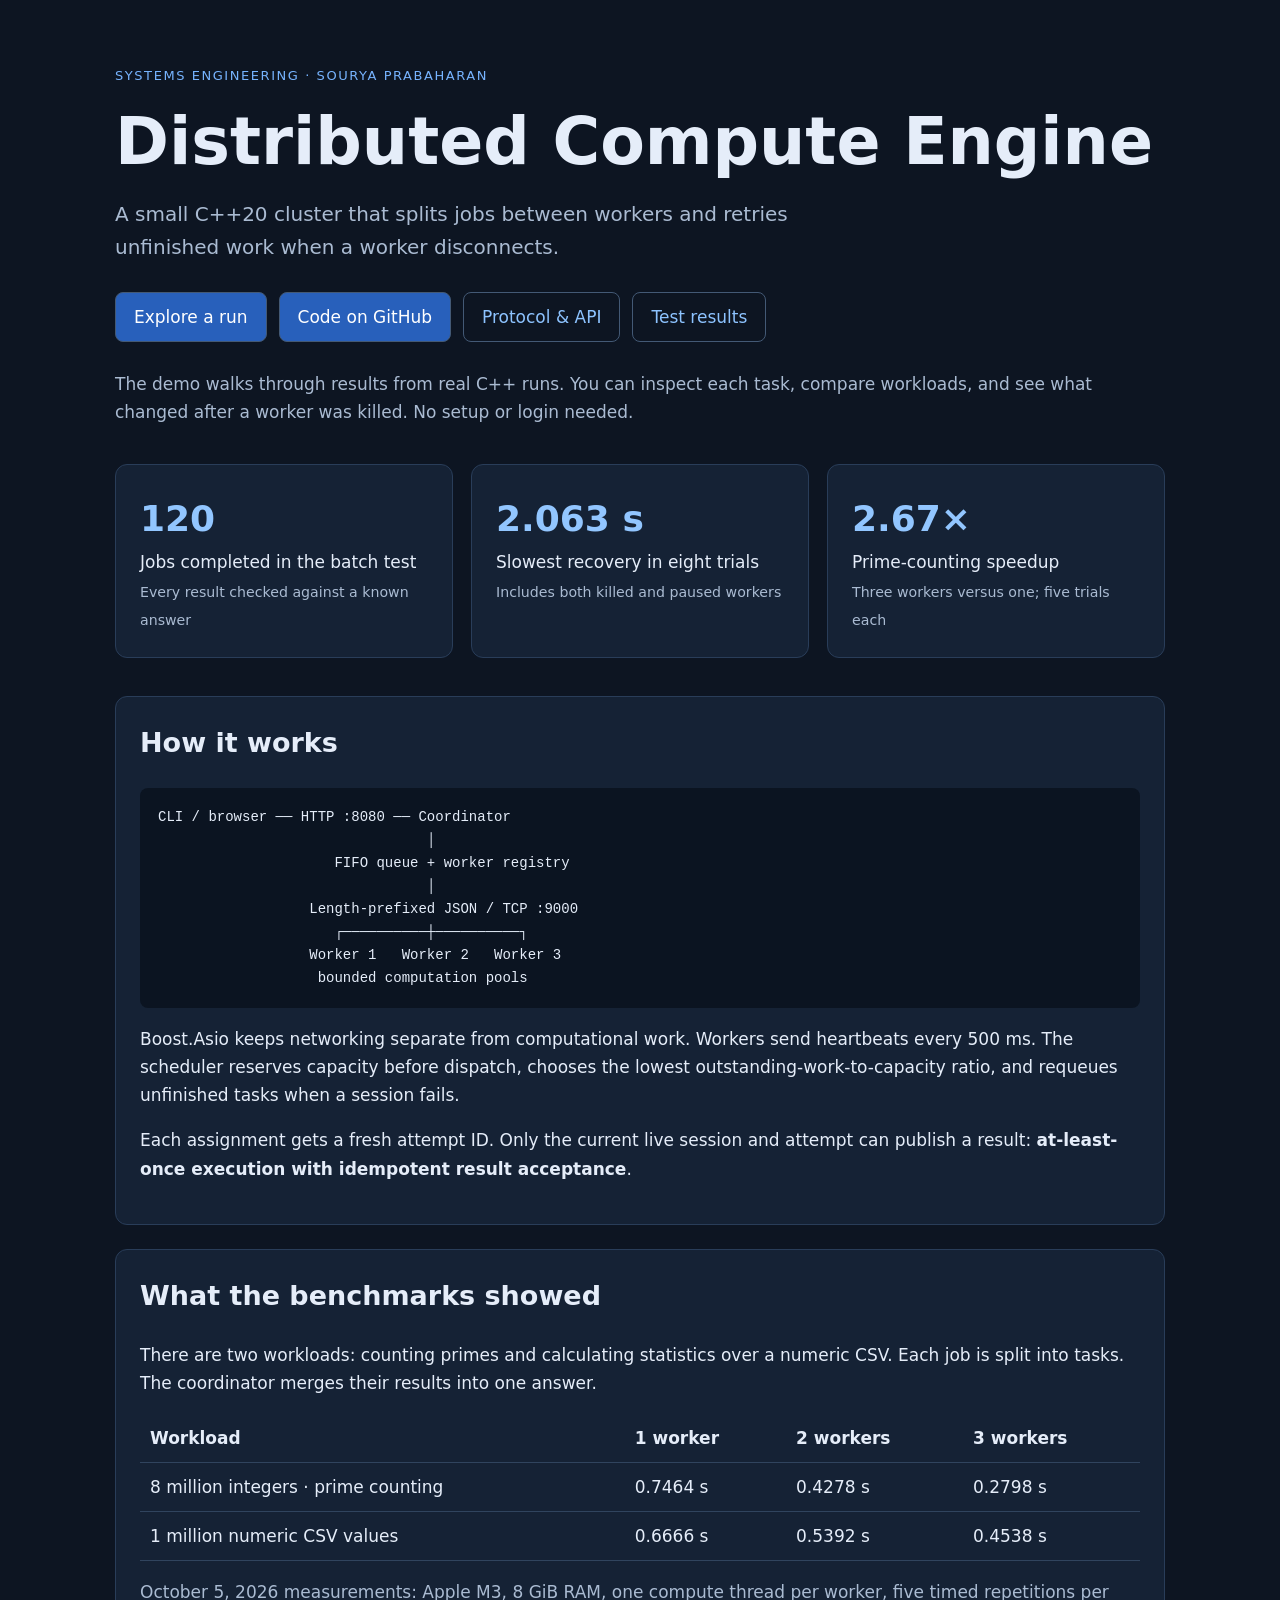
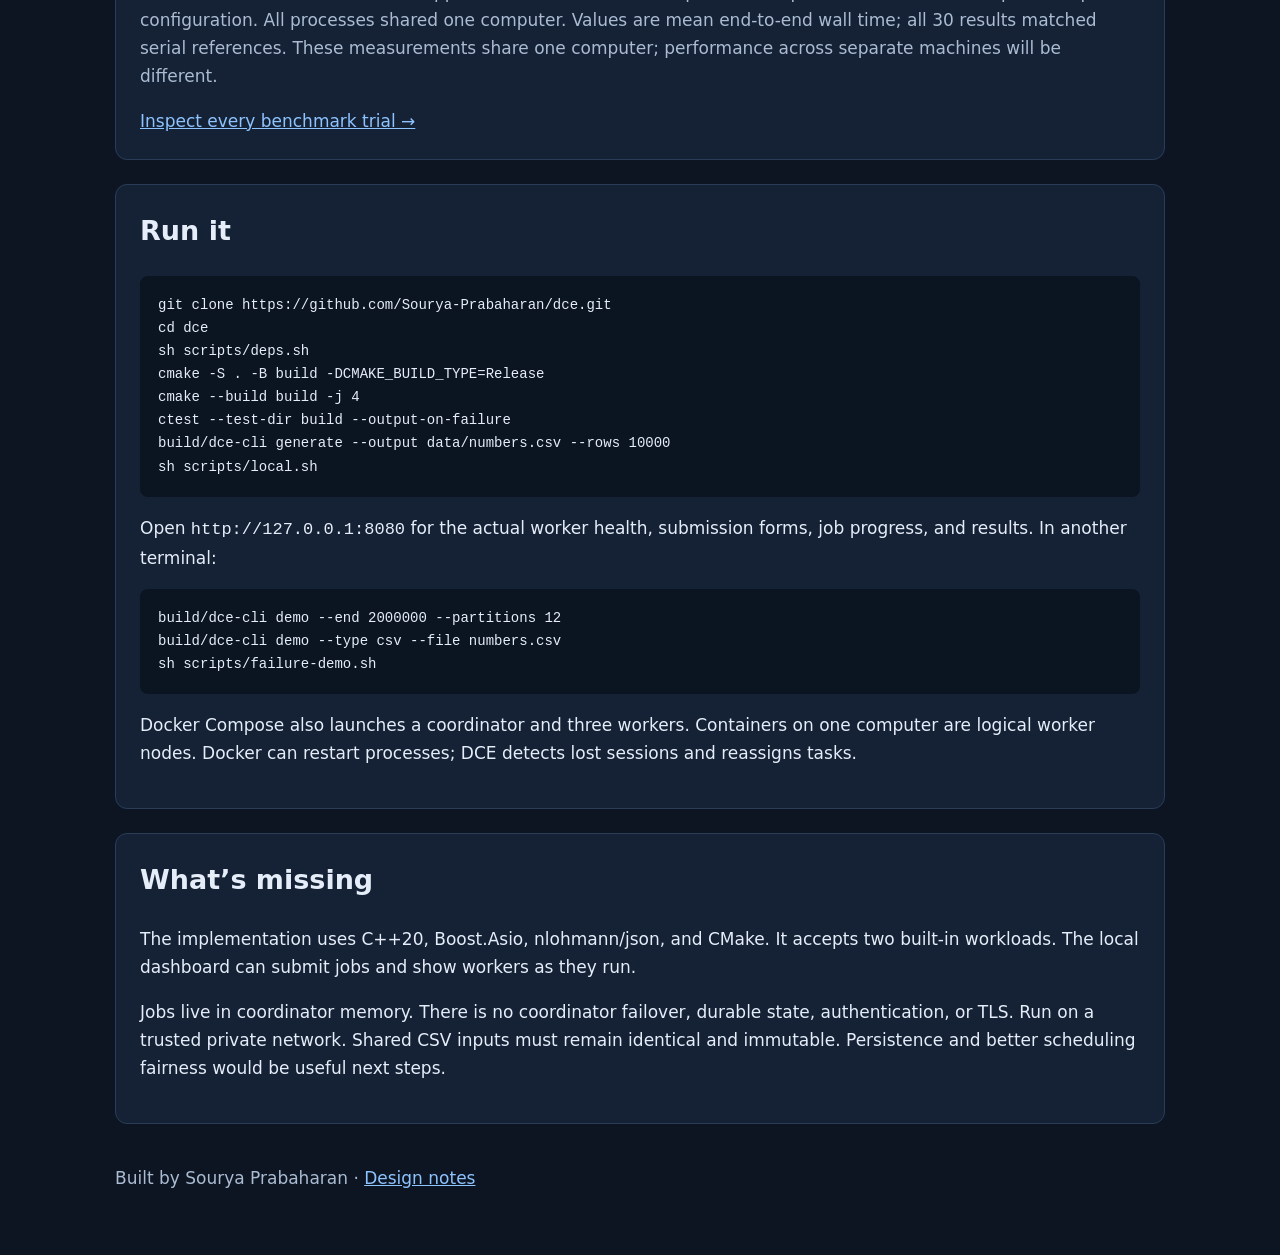
<file: website/index.html>
<!doctype html>
<html lang="en">
<head>
<meta charset="utf-8"><meta name="viewport" content="width=device-width,initial-scale=1">
<title>Distributed Compute Engine · C++20 · Sourya Prabaharan</title>
<meta name="description" content="A C++20 distributed compute engine with a custom TCP protocol, load-aware scheduling, worker recovery, and measured prime and CSV workloads.">
<style>
:root{color-scheme:dark}body{margin:0;background:#0d1522;color:#e5edf9;font:17px/1.65 system-ui,sans-serif}main{max-width:1050px;margin:auto;padding:65px 26px}h1{font-size:clamp(36px,6vw,65px);line-height:1.1;margin:20px 0}h2{font-size:27px;margin-top:0}.eyebrow{color:#77b4ff;letter-spacing:.12em;text-transform:uppercase;font-size:13px}.intro{max-width:750px;color:#aabbd2;font-size:20px}.links{display:flex;flex-wrap:wrap;gap:12px;margin:28px 0}a{color:#8dc3ff}.button{padding:10px 18px;border:1px solid #435975;border-radius:8px;text-decoration:none}.primary{background:#2860bb;color:white}.grid{display:grid;grid-template-columns:repeat(auto-fit,minmax(235px,1fr));gap:18px;margin:38px 0}.card,section{background:#152235;border:1px solid #293d59;border-radius:12px;padding:24px}section{margin:24px 0}.metric{font-size:36px;font-weight:700;display:block;color:#92c6ff}small,.muted{color:#aabbd2}pre{overflow:auto;background:#0b1421;padding:18px;border-radius:8px;font-size:14px}code{font-family:ui-monospace,monospace}table{border-collapse:collapse;width:100%}th,td{text-align:left;padding:10px;border-bottom:1px solid #30445e}.scroll{overflow:auto}footer{margin-top:40px;color:#aabbd2}
</style>
</head>
<body><main>
<div class="eyebrow">Systems engineering · Sourya Prabaharan</div>
<h1>Distributed Compute Engine</h1>
<p class="intro">A small C++20 cluster that splits jobs between workers and retries unfinished work when a worker disconnects.</p>
<div class="links"><a class="button primary" href="demo.html">Explore a run</a><a class="button primary" href="https://github.com/Sourya-Prabaharan/dce">Code on GitHub</a><a class="button" href="https://github.com/Sourya-Prabaharan/dce/blob/main/docs/protocol.md">Protocol &amp; API</a><a class="button" href="https://github.com/Sourya-Prabaharan/dce/blob/main/docs/verification.md">Test results</a></div>
<p class="muted">The demo walks through results from real C++ runs. You can inspect each task, compare workloads, and see what changed after a worker was killed. No setup or login needed.</p>
<div class="grid"><div class="card"><span class="metric">120</span>Jobs completed in the batch test<br><small>Every result checked against a known answer</small></div><div class="card"><span class="metric">2.063 s</span>Slowest recovery in eight trials<br><small>Includes both killed and paused workers</small></div><div class="card"><span class="metric">2.67×</span>Prime-counting speedup<br><small>Three workers versus one; five trials each</small></div></div>
<section><h2>How it works</h2><pre>CLI / browser ── HTTP :8080 ── Coordinator
                                │
                     FIFO queue + worker registry
                                │
                  Length-prefixed JSON / TCP :9000
                     ┌──────────┼──────────┐
                  Worker 1   Worker 2   Worker 3
                   bounded computation pools</pre><p>Boost.Asio keeps networking separate from computational work. Workers send heartbeats every 500 ms. The scheduler reserves capacity before dispatch, chooses the lowest outstanding-work-to-capacity ratio, and requeues unfinished tasks when a session fails.</p><p>Each assignment gets a fresh attempt ID. Only the current live session and attempt can publish a result: <strong>at-least-once execution with idempotent result acceptance</strong>.</p></section>
<section><h2>What the benchmarks showed</h2><p>There are two workloads: counting primes and calculating statistics over a numeric CSV. Each job is split into tasks. The coordinator merges their results into one answer.</p><div class="scroll"><table><thead><tr><th>Workload</th><th>1 worker</th><th>2 workers</th><th>3 workers</th></tr></thead><tbody><tr><td>8 million integers · prime counting</td><td>0.7464 s</td><td>0.4278 s</td><td>0.2798 s</td></tr><tr><td>1 million numeric CSV values</td><td>0.6666 s</td><td>0.5392 s</td><td>0.4538 s</td></tr></tbody></table></div><p class="muted">October 5, 2026 measurements: Apple M3, 8 GiB RAM, one compute thread per worker, five timed repetitions per configuration. All processes shared one computer. Values are mean end-to-end wall time; all 30 results matched serial references. These measurements share one computer; performance across separate machines will be different.</p><a href="https://github.com/Sourya-Prabaharan/dce/blob/main/results/benchmark.csv">Inspect every benchmark trial →</a></section>
<section><h2>Run it</h2><pre><code>git clone https://github.com/Sourya-Prabaharan/dce.git
cd dce
sh scripts/deps.sh
cmake -S . -B build -DCMAKE_BUILD_TYPE=Release
cmake --build build -j 4
ctest --test-dir build --output-on-failure
build/dce-cli generate --output data/numbers.csv --rows 10000
sh scripts/local.sh</code></pre><p>Open <code>http://127.0.0.1:8080</code> for the actual worker health, submission forms, job progress, and results. In another terminal:</p><pre><code>build/dce-cli demo --end 2000000 --partitions 12
build/dce-cli demo --type csv --file numbers.csv
sh scripts/failure-demo.sh</code></pre><p>Docker Compose also launches a coordinator and three workers. Containers on one computer are logical worker nodes. Docker can restart processes; DCE detects lost sessions and reassigns tasks.</p></section>
<section><h2>What’s missing</h2><p>The implementation uses C++20, Boost.Asio, nlohmann/json, and CMake. It accepts two built-in workloads. The local dashboard can submit jobs and show workers as they run.</p><p>Jobs live in coordinator memory. There is no coordinator failover, durable state, authentication, or TLS. Run on a trusted private network. Shared CSV inputs must remain identical and immutable. Persistence and better scheduling fairness would be useful next steps.</p></section>
<footer>Built by Sourya Prabaharan · <a href="https://github.com/Sourya-Prabaharan/dce/blob/main/docs/interview.md">Design notes</a></footer>
</main></body></html>
</file>
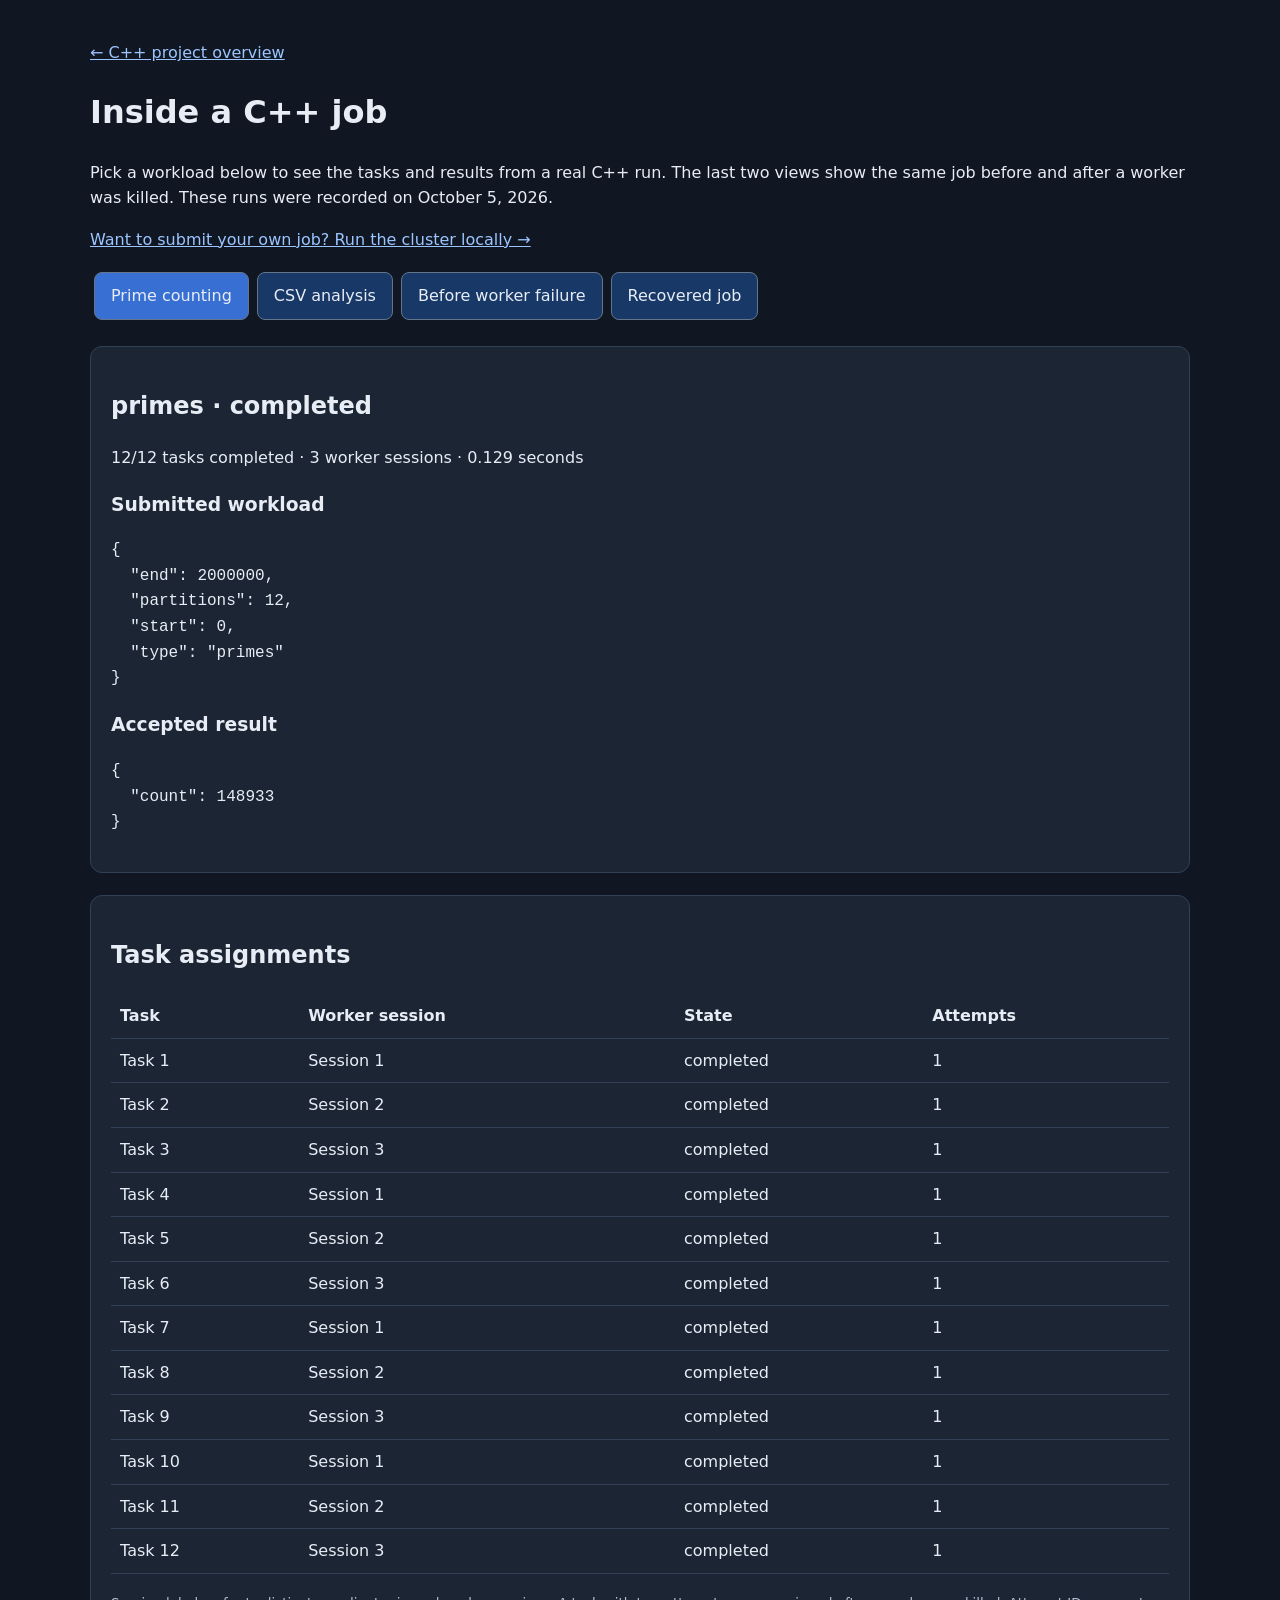
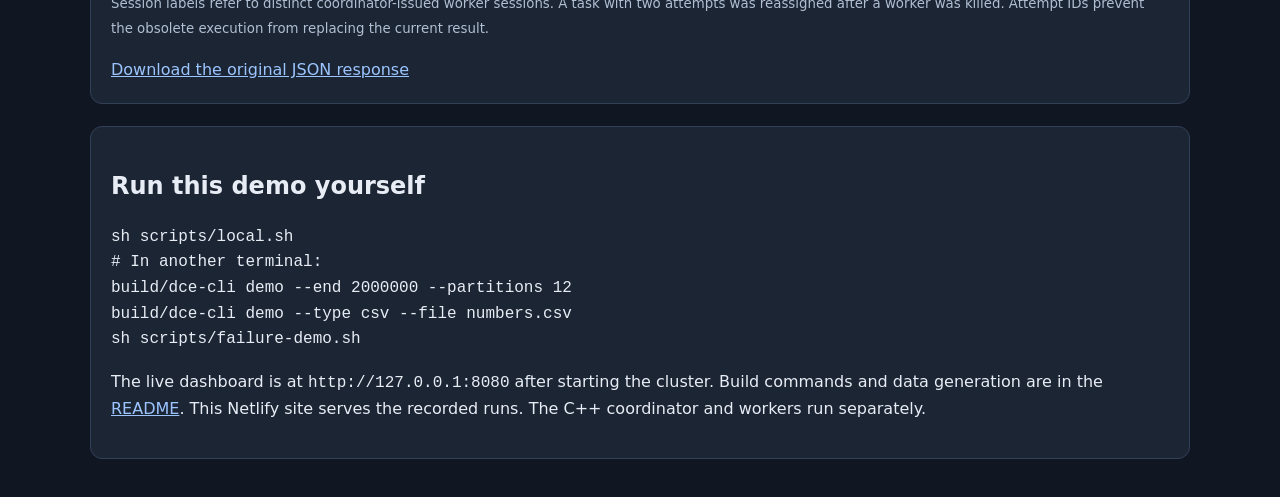
<file: website/demo.html>
<!doctype html><html lang="en"><meta charset="utf-8"><meta name="viewport" content="width=device-width,initial-scale=1"><title>DCE · Inside a C++ job</title>
<style>body{font:16px/1.6 system-ui;background:#101722;color:#e8edf5;max-width:1100px;margin:40px auto;padding:0 24px}a{color:#9cc5ff}section{background:#1b2534;border:1px solid #324057;border-radius:12px;padding:20px;margin:22px 0}button{font:inherit;padding:10px 16px;border-radius:8px;border:1px solid #65768c;margin:4px;background:#183968;color:inherit;cursor:pointer}button[aria-pressed=true]{background:#376fd3}pre{white-space:pre-wrap;overflow-wrap:anywhere}table{width:100%;border-collapse:collapse}td,th{text-align:left;padding:9px;border-bottom:1px solid #324057}small{color:#b1bfd2}.scroll{overflow:auto}#error{color:#ffb5b5}</style>
<a href="index.html">← C++ project overview</a><h1>Inside a C++ job</h1>
<p>Pick a workload below to see the tasks and results from a real C++ run. The last two views show the same job before and after a worker was killed. These runs were recorded on October 5, 2026.</p>
<p><a href="https://github.com/Sourya-Prabaharan/dce#run-locally">Want to submit your own job? Run the cluster locally →</a></p>
<nav aria-label="Recorded workload"><button data-file="docker-primes.json">Prime counting</button><button data-file="docker-csv.json">CSV analysis</button><button data-file="docker-before-kill.json">Before worker failure</button><button data-file="docker-recovered.json">Recovered job</button></nav>
<p id="error" role="status"></p><section><h2 id="title">Loading recorded job…</h2><p id="summary"></p><h3>Submitted workload</h3><pre id="spec"></pre><h3>Accepted result</h3><pre id="result"></pre><p id="recovery"></p></section>
<section><h2>Task assignments</h2><div class="scroll"><table><thead><tr><th>Task</th><th>Worker session</th><th>State</th><th>Attempts</th></tr></thead><tbody id="tasks"></tbody></table></div><p><small>Session labels refer to distinct coordinator-issued worker sessions. A task with two attempts was reassigned after a worker was killed. Attempt IDs prevent the obsolete execution from replacing the current result.</small></p><a id="raw">Download the original JSON response</a></section>
<section><h2>Run this demo yourself</h2><pre>sh scripts/local.sh
# In another terminal:
build/dce-cli demo --end 2000000 --partitions 12
build/dce-cli demo --type csv --file numbers.csv
sh scripts/failure-demo.sh</pre><p>The live dashboard is at <code>http://127.0.0.1:8080</code> after starting the cluster. Build commands and data generation are in the <a href="https://github.com/Sourya-Prabaharan/dce#run-locally">README</a>. This Netlify site serves the recorded runs. The C++ coordinator and workers run separately.</p></section>
<script>
const $=id=>document.getElementById(id);let generation=0;
async function load(file){const current=++generation;try{const response=await fetch('demo-data/'+file);if(!response.ok)throw Error('Could not load recorded execution');const job=await response.json();if(current!==generation)return;const sessions=[...new Set(job.tasks.map(t=>t.session))];$('title').textContent=job.type+' · '+job.state;$('summary').textContent=`${job.completed_tasks}/${job.total_tasks} tasks completed · ${sessions.length} worker sessions · ${job.elapsed_seconds.toFixed(3)} seconds`;$('spec').textContent=JSON.stringify(job.spec,null,2);$('result').textContent=job.result?JSON.stringify(job.result,null,2):'No result yet: tasks were running when this snapshot was recorded.';$('recovery').textContent=job.tasks.some(t=>t.attempts>1)?'One task needed a second attempt after its worker was killed. The job still finished with the correct result.':'';$('tasks').replaceChildren(...job.tasks.map((t,i)=>{const row=document.createElement('tr');for(const value of ['Task '+(i+1),'Session '+(sessions.indexOf(t.session)+1),t.state,t.attempts]){const cell=document.createElement('td');cell.textContent=value;row.append(cell)}row.title=t.id;return row}));$('raw').href='demo-data/'+file;document.querySelectorAll('button[data-file]').forEach(b=>b.setAttribute('aria-pressed',String(b.dataset.file===file)));$('error').textContent='';}catch(error){$('error').textContent=error.message}}
document.querySelectorAll('button[data-file]').forEach(button=>button.addEventListener('click',()=>load(button.dataset.file)));load('docker-primes.json');
</script></html>
</file>
